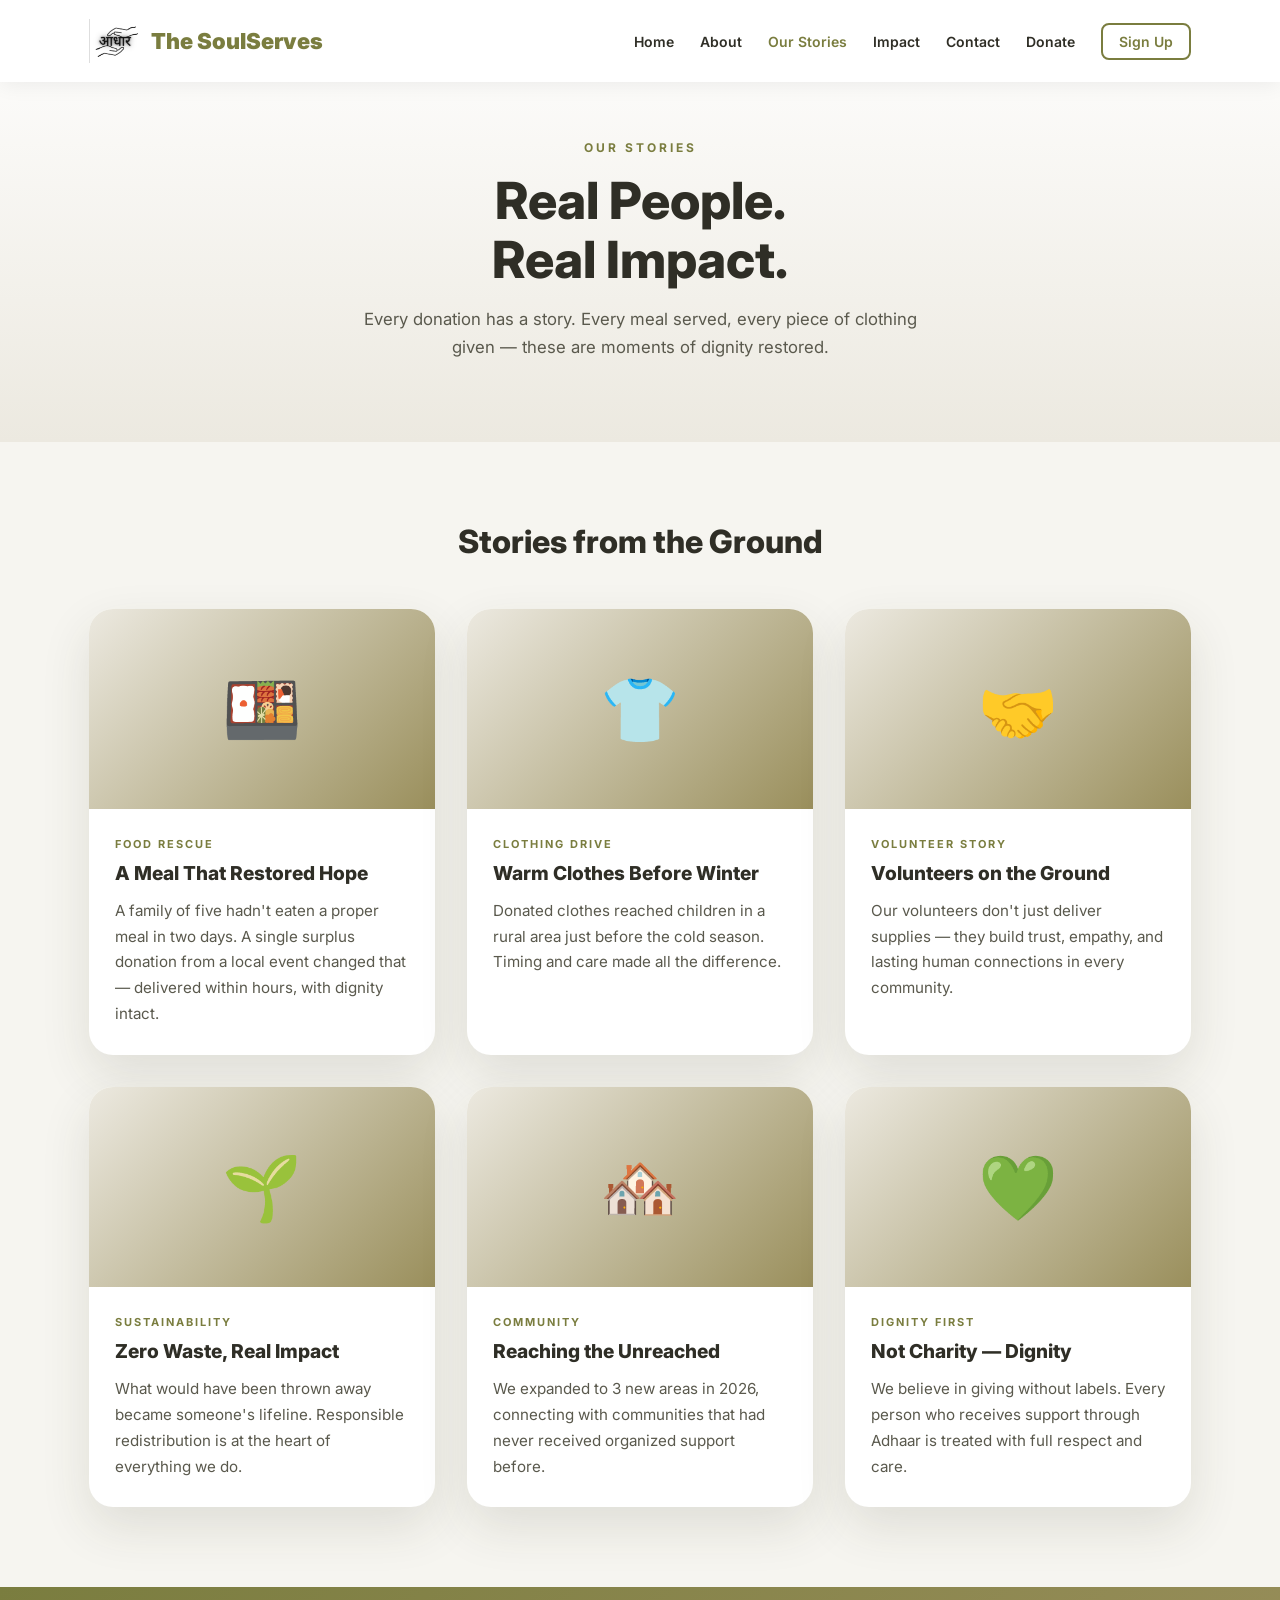
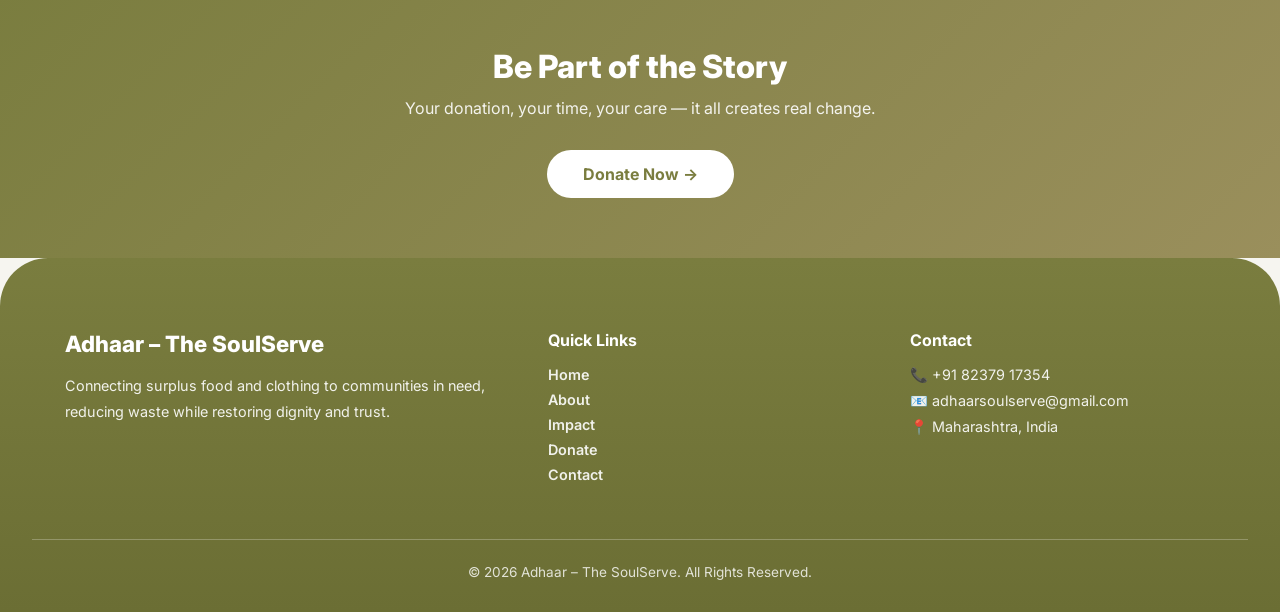
<file: activities.html>
<!DOCTYPE html>
<html lang="en">
<head>
<meta charset="UTF-8">
<title>Our Stories | Adhaar – The SoulServe</title>
<meta name="viewport" content="width=device-width, initial-scale=1.0">
<link rel="preconnect" href="https://fonts.googleapis.com">
<link href="https://fonts.googleapis.com/css2?family=Inter:wght@400;600;700;800;900&display=swap" rel="stylesheet">
<style>
:root{
  --accent:#7a7d3f;
  --accent2:#9a8f5c;
  --bg:#f6f5f0;
  --bg-soft:#ece9e0;
  --text:#2f2e26;
  --muted:#5a594d;
  --shadow:0 20px 50px rgba(60,55,35,.12);
}
*{margin:0;padding:0;box-sizing:border-box;font-family:'Inter',sans-serif}
body{background:var(--bg);color:var(--text);overflow-x:hidden}

/* HEADER */
header{
  position:fixed;top:0;width:100%;
  background:rgba(255,255,255,.92);backdrop-filter:blur(12px);
  box-shadow:0 2px 20px rgba(0,0,0,.07);z-index:999;
}
.nav-container{
  max-width:1150px;margin:auto;padding:0 24px;
  height:82px;display:flex;justify-content:space-between;align-items:center;
}
.logo-box{display:flex;align-items:center;gap:10px;text-decoration:none}
.logo-img{width:52px;height:52px;object-fit:contain}
.logo-text{font-size:22px;font-weight:900;color:var(--accent)}
.nav a{
  margin-left:22px;font-weight:600;color:var(--text);
  text-decoration:none;font-size:14px;transition:.2s;
}
.nav a:hover,.nav a.active{color:var(--accent)}
.btn-nav{
  border:2px solid var(--accent);padding:8px 16px;
  border-radius:8px;color:var(--accent)!important;
}
.btn-nav:hover{background:var(--accent);color:#fff!important}
.menu-icon{display:none;font-size:28px;color:var(--accent);cursor:pointer}
@media(max-width:850px){
  .menu-icon{display:block}
  .nav{display:none}
  .nav.show{
    display:flex;position:fixed;top:82px;right:0;
    width:230px;height:100vh;flex-direction:column;
    padding:24px;background:rgba(255,255,255,.97);
    border-left:3px solid var(--accent);
    box-shadow:-4px 0 20px rgba(0,0,0,.12);gap:4px;
  }
  .nav a{margin-left:0;padding:10px 0}
}

/* HERO */
.stories-hero{
  padding:140px 24px 80px;
  text-align:center;
  background:linear-gradient(180deg,#fff,var(--bg-soft));
}
.stories-hero .eyebrow{
  font-size:12px;letter-spacing:3px;font-weight:700;
  color:var(--accent);margin-bottom:16px;display:block;
}
.stories-hero h1{
  font-size:clamp(2rem,5vw,3.2rem);font-weight:800;
  color:var(--text);margin-bottom:16px;line-height:1.15;
}
.stories-hero p{
  max-width:600px;margin:auto;color:var(--muted);
  font-size:1.05rem;line-height:1.7;
}

/* STORIES GRID */
.stories-section{
  padding:80px 24px;
  max-width:1150px;margin:auto;
}
.stories-section h2{
  font-size:2rem;font-weight:800;margin-bottom:48px;
  text-align:center;color:var(--text);
}
.stories-grid{
  display:grid;
  grid-template-columns:repeat(auto-fit,minmax(300px,1fr));
  gap:32px;
}
.story-card{
  background:#fff;border-radius:24px;overflow:hidden;
  box-shadow:var(--shadow);transition:.35s ease;
}
.story-card:hover{transform:translateY(-8px);box-shadow:0 30px 70px rgba(60,55,35,.18)}
.story-card-img{
  width:100%;height:200px;object-fit:cover;
  background:linear-gradient(135deg,var(--bg-soft),var(--accent2));
  display:flex;align-items:center;justify-content:center;
  font-size:64px;
}
.story-card-body{padding:28px 26px}
.story-card-tag{
  font-size:11px;font-weight:700;letter-spacing:2px;
  color:var(--accent);text-transform:uppercase;margin-bottom:10px;display:block;
}
.story-card-body h3{
  font-size:1.2rem;font-weight:800;color:var(--text);
  margin-bottom:12px;line-height:1.3;
}
.story-card-body p{
  font-size:.95rem;color:var(--muted);line-height:1.7;
}

/* IMPACT STRIP */
.impact-strip{
  background:linear-gradient(135deg,var(--accent),var(--accent2));
  padding:60px 24px;text-align:center;color:#fff;
  margin:0;
}
.impact-strip h2{font-size:2rem;font-weight:800;margin-bottom:12px}
.impact-strip p{font-size:1rem;opacity:.9;max-width:500px;margin:0 auto 32px}
.impact-strip a{
  display:inline-block;padding:14px 36px;border-radius:50px;
  background:#fff;color:var(--accent);font-weight:700;
  text-decoration:none;transition:.3s;
}
.impact-strip a:hover{transform:translateY(-2px);box-shadow:0 12px 30px rgba(0,0,0,.2)}

/* FOOTER */
.footer{
  background:linear-gradient(180deg,#7a7d3f,#6b6e34);
  color:#fff;padding:4.5rem 2rem 2rem;
  border-top-left-radius:48px;border-top-right-radius:48px;
}
.footer-container{
  max-width:1150px;margin:auto;
  display:grid;grid-template-columns:1.4fr 1fr 1fr;gap:3.5rem;
}
.footer-about h3{font-size:1.4rem;font-weight:800;margin-bottom:1rem}
.footer-about p{font-size:.9rem;line-height:1.8;color:rgba(255,255,255,.9)}
.footer-links h4,.footer-contact h4{font-size:1rem;font-weight:700;margin-bottom:1rem}
.footer-links{display:flex;flex-direction:column}
.footer-links a{
  text-decoration:none;font-size:.9rem;font-weight:600;
  color:rgba(255,255,255,.9);margin-bottom:.5rem;transition:.3s;
}
.footer-links a:hover{opacity:.75}
.footer-contact p{font-size:.9rem;margin-bottom:.5rem;color:rgba(255,255,255,.9)}
.footer-bottom{
  margin-top:3rem;padding-top:1.5rem;text-align:center;
  font-size:.85rem;color:rgba(255,255,255,.8);
  border-top:1px solid rgba(255,255,255,.25);
}
@media(max-width:900px){
  .footer-container{grid-template-columns:1fr 1fr}
  .footer-about{grid-column:1/-1;text-align:center}
}
@media(max-width:520px){
  .footer-container{grid-template-columns:1fr;text-align:center}
}

/* REVEAL */
.reveal{opacity:0;transform:translateY(36px);transition:.7s ease}
.reveal.show{opacity:1;transform:none}
</style>
</head>
<body>

<header>
  <div class="nav-container">
    <a href="index.html" class="logo-box">
      <img src="logo.jpg" class="logo-img" alt="Logo">
      <div class="logo-text">The SoulServes</div>
    </a>
    <nav class="nav" id="mobileMenu">
      <a href="index.html">Home</a>
      <a href="about.html">About</a>
      <a href="activities.html" class="active">Our Stories</a>
      <a href="impact.html">Impact</a>
      <a href="contact.html">Contact</a>
      <a href="donate.html">Donate</a>
      <a href="register.php" class="btn-nav">Sign Up</a>
    </nav>
    <div class="menu-icon" id="menuToggle">☰</div>
  </div>
</header>

<!-- HERO -->
<section class="stories-hero">
  <span class="eyebrow">OUR STORIES</span>
  <h1>Real People.<br>Real Impact.</h1>
  <p>
    Every donation has a story. Every meal served, every piece of clothing
    given — these are moments of dignity restored.
  </p>
</section>

<!-- STORIES GRID -->
<section class="stories-section">
  <h2>Stories from the Ground</h2>
  <div class="stories-grid">

    <div class="story-card reveal">
      <div class="story-card-img">🍱</div>
      <div class="story-card-body">
        <span class="story-card-tag">Food Rescue</span>
        <h3>A Meal That Restored Hope</h3>
        <p>
          A family of five hadn't eaten a proper meal in two days.
          A single surplus donation from a local event changed that —
          delivered within hours, with dignity intact.
        </p>
      </div>
    </div>

    <div class="story-card reveal">
      <div class="story-card-img">👕</div>
      <div class="story-card-body">
        <span class="story-card-tag">Clothing Drive</span>
        <h3>Warm Clothes Before Winter</h3>
        <p>
          Donated clothes reached children in a rural area just before
          the cold season. Timing and care made all the difference.
        </p>
      </div>
    </div>

    <div class="story-card reveal">
      <div class="story-card-img">🤝</div>
      <div class="story-card-body">
        <span class="story-card-tag">Volunteer Story</span>
        <h3>Volunteers on the Ground</h3>
        <p>
          Our volunteers don't just deliver supplies — they build trust,
          empathy, and lasting human connections in every community.
        </p>
      </div>
    </div>

    <div class="story-card reveal">
      <div class="story-card-img">🌱</div>
      <div class="story-card-body">
        <span class="story-card-tag">Sustainability</span>
        <h3>Zero Waste, Real Impact</h3>
        <p>
          What would have been thrown away became someone's lifeline.
          Responsible redistribution is at the heart of everything we do.
        </p>
      </div>
    </div>

    <div class="story-card reveal">
      <div class="story-card-img">🏘️</div>
      <div class="story-card-body">
        <span class="story-card-tag">Community</span>
        <h3>Reaching the Unreached</h3>
        <p>
          We expanded to 3 new areas in 2026, connecting with communities
          that had never received organized support before.
        </p>
      </div>
    </div>

    <div class="story-card reveal">
      <div class="story-card-img">💚</div>
      <div class="story-card-body">
        <span class="story-card-tag">Dignity First</span>
        <h3>Not Charity — Dignity</h3>
        <p>
          We believe in giving without labels. Every person who receives
          support through Adhaar is treated with full respect and care.
        </p>
      </div>
    </div>

  </div>
</section>

<!-- IMPACT STRIP -->
<div class="impact-strip">
  <h2>Be Part of the Story</h2>
  <p>Your donation, your time, your care — it all creates real change.</p>
  <a href="donate.html">Donate Now →</a>
</div>

<!-- FOOTER -->
<footer class="footer">
  <div class="footer-container">
    <div class="footer-about">
      <h3>Adhaar – The SoulServe</h3>
      <p>Connecting surplus food and clothing to communities in need, reducing waste while restoring dignity and trust.</p>
    </div>
    <div class="footer-links">
      <h4>Quick Links</h4>
      <a href="index.html">Home</a>
      <a href="about.html">About</a>
      <a href="impact.html">Impact</a>
      <a href="donate.html">Donate</a>
      <a href="contact.html">Contact</a>
    </div>
    <div class="footer-contact">
      <h4>Contact</h4>
      <p>📞 +91 82379 17354</p>
      <p>📧 adhaarsoulserve@gmail.com</p>
      <p>📍 Maharashtra, India</p>
    </div>
  </div>
  <p class="footer-bottom">© 2026 Adhaar – The SoulServe. All Rights Reserved.</p>
</footer>

<script>
// Mobile menu
document.getElementById('menuToggle').addEventListener('click', () => {
  document.getElementById('mobileMenu').classList.toggle('show');
});

// Reveal on scroll
const observer = new IntersectionObserver(entries => {
  entries.forEach(e => { if(e.isIntersecting) e.target.classList.add('show'); });
}, { threshold: 0.15 });
document.querySelectorAll('.reveal').forEach(el => observer.observe(el));
</script>
</body>
</html>
</file>
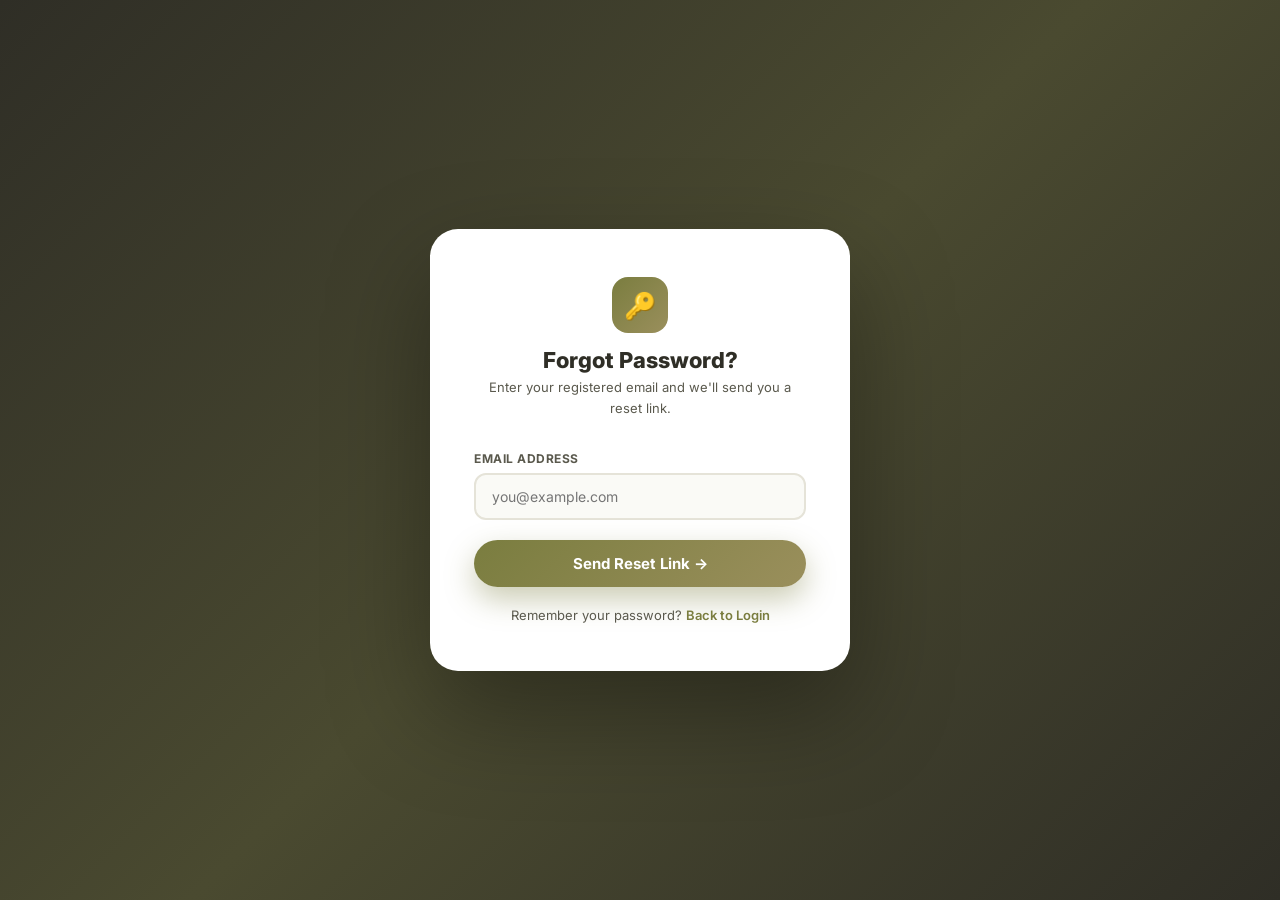
<file: forgot.html>
<!DOCTYPE html>
<html lang="en">
<head>
  <meta charset="UTF-8">
  <title>Forgot Password | Adhaar</title>
  <meta name="viewport" content="width=device-width, initial-scale=1.0">
  <link rel="preconnect" href="https://fonts.googleapis.com">
  <link href="https://fonts.googleapis.com/css2?family=Inter:wght@400;500;600;700;800&display=swap" rel="stylesheet">
  <style>
  :root{--accent:#7a7d3f;--accent2:#9a8f5c;--text:#2f2e26;--muted:#5a594d}
  *{margin:0;padding:0;box-sizing:border-box;font-family:'Inter',sans-serif}
  body{
    min-height:100vh;
    background:linear-gradient(135deg,#2f2e26,#4a4a30,#2f2e26);
    display:flex;align-items:center;justify-content:center;padding:20px;
  }
  .card{
    background:#fff;width:100%;max-width:420px;
    padding:48px 44px;border-radius:28px;
    box-shadow:0 40px 100px rgba(0,0,0,.35);
    animation:fadeUp .5s ease;
  }
  @keyframes fadeUp{from{opacity:0;transform:translateY(24px)}to{opacity:1;transform:none}}
  .brand{text-align:center;margin-bottom:32px}
  .brand-icon{
    width:56px;height:56px;border-radius:16px;
    background:linear-gradient(135deg,var(--accent),var(--accent2));
    display:flex;align-items:center;justify-content:center;
    font-size:26px;margin:0 auto 14px;
  }
  .brand h1{font-size:22px;font-weight:800;color:var(--text)}
  .brand p{font-size:13px;color:var(--muted);margin-top:4px;line-height:1.6}
  .field{margin-bottom:20px}
  .field label{display:block;font-size:12px;font-weight:700;color:var(--muted);margin-bottom:7px;text-transform:uppercase;letter-spacing:.5px}
  .field input{
    width:100%;padding:13px 16px;
    border:2px solid #e5e3d8;border-radius:12px;
    font-size:14px;color:var(--text);background:#fafaf6;
    transition:.25s ease;outline:none;
  }
  .field input:focus{border-color:var(--accent);background:#fff}
  .btn{
    width:100%;padding:14px;border:none;border-radius:50px;
    background:linear-gradient(135deg,var(--accent),var(--accent2));
    color:#fff;font-size:15px;font-weight:700;cursor:pointer;
    box-shadow:0 12px 30px rgba(122,125,63,.4);transition:.3s ease;
  }
  .btn:hover{transform:translateY(-2px);box-shadow:0 18px 40px rgba(122,125,63,.55)}
  .switch{text-align:center;margin-top:20px;font-size:13px;color:var(--muted)}
  .switch a{color:var(--accent);font-weight:600;text-decoration:none}
  .success-msg{background:#d1fae5;color:#065f46;padding:12px 14px;border-radius:10px;font-size:13px;margin-bottom:18px;text-align:center;font-weight:600}
  </style>
</head>
<body>

<div class="card">
  <div class="brand">
    <div class="brand-icon">🔑</div>
    <h1>Forgot Password?</h1>
    <p>Enter your registered email and we'll send you a reset link.</p>
  </div>

  <script>
    if(new URLSearchParams(location.search).get('sent'))
      document.write('<div class="success-msg">✅ Reset link sent! Check your email.</div>');
  </script>

  <form action="forgot.php" method="POST">
    <div class="field">
      <label>Email Address</label>
      <input type="email" name="email" placeholder="you@example.com" required>
    </div>
    <button class="btn" type="submit">Send Reset Link →</button>
  </form>

  <p class="switch">
    Remember your password? <a href="login.html">Back to Login</a>
  </p>
</div>

</body>
</html>
</file>
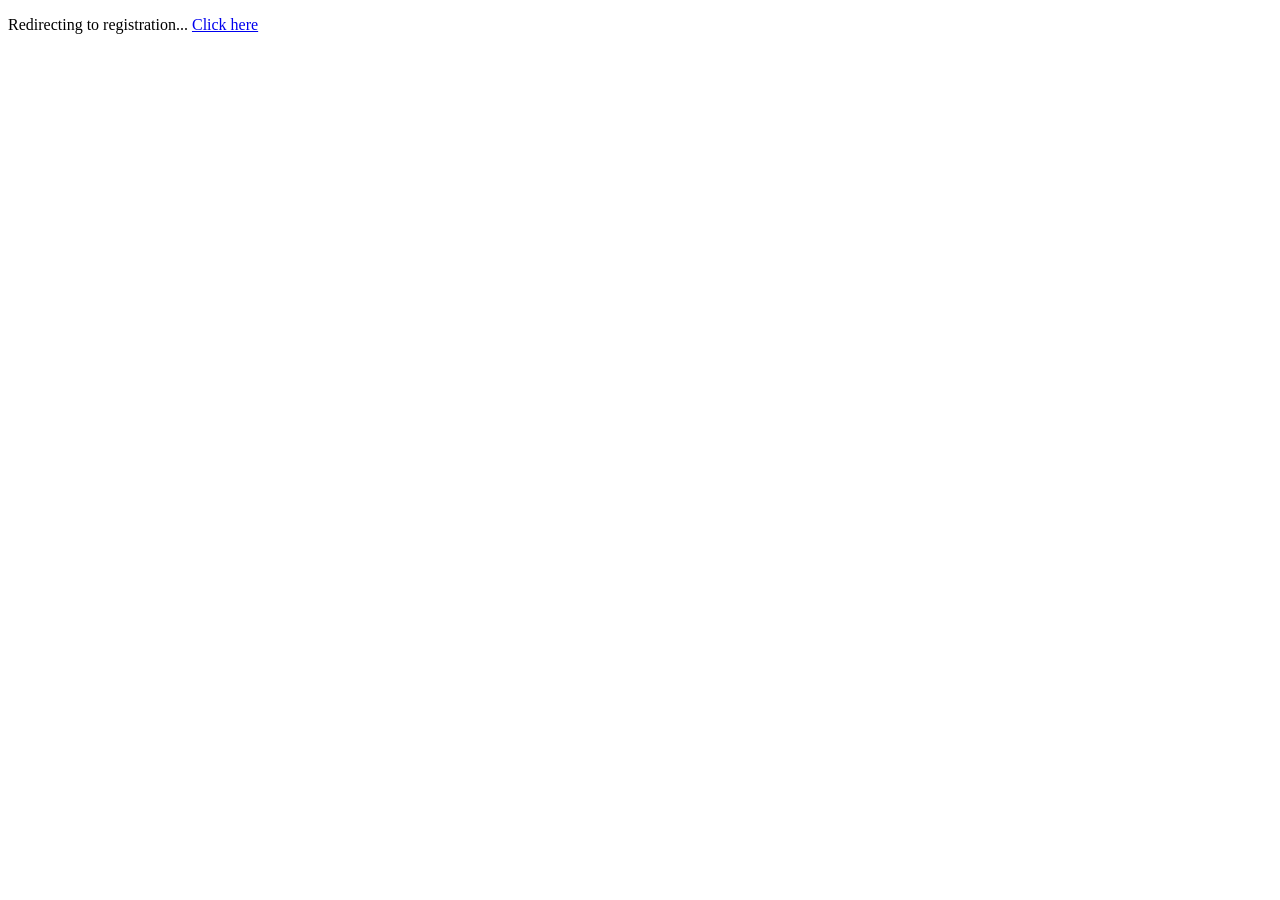
<file: register.html>
<!DOCTYPE html>
<html lang="en">
<head>
  <meta charset="UTF-8">
  <title>Register | Adhaar</title>
  <meta name="viewport" content="width=device-width, initial-scale=1.0">
  <meta http-equiv="refresh" content="0;url=register.php">
</head>
<body>
  <p>Redirecting to registration... <a href="register.php">Click here</a></p>
</body>
</html>
</file>
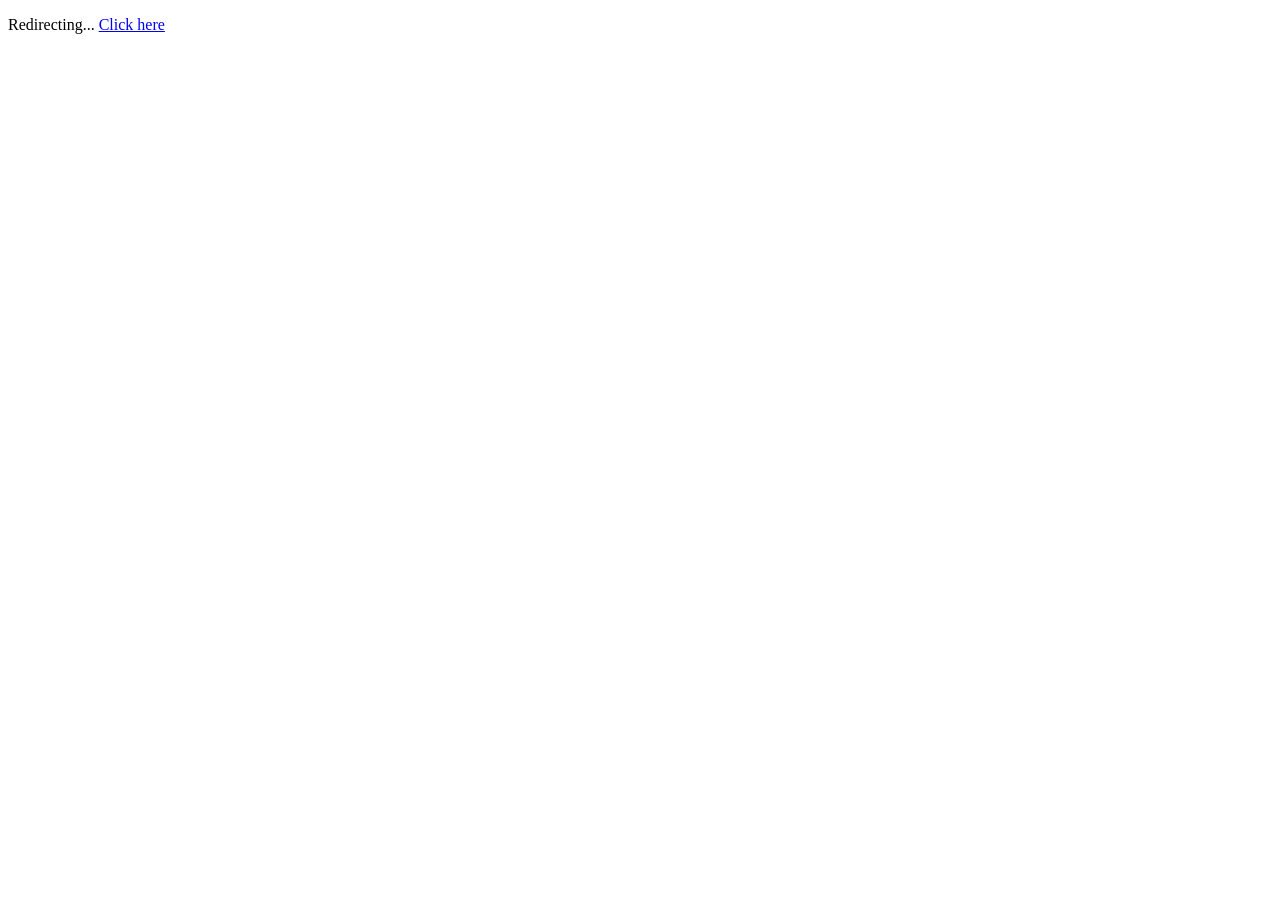
<file: track.html>
<!DOCTYPE html>
<html lang="en">
<head>
  <meta charset="UTF-8">
  <title>Track Donation | Adhaar</title>
  <meta name="viewport" content="width=device-width, initial-scale=1.0">
  <meta http-equiv="refresh" content="0;url=track.php">
</head>
<body>
  <p>Redirecting... <a href="track.php">Click here</a></p>
</body>
</html>
</file>
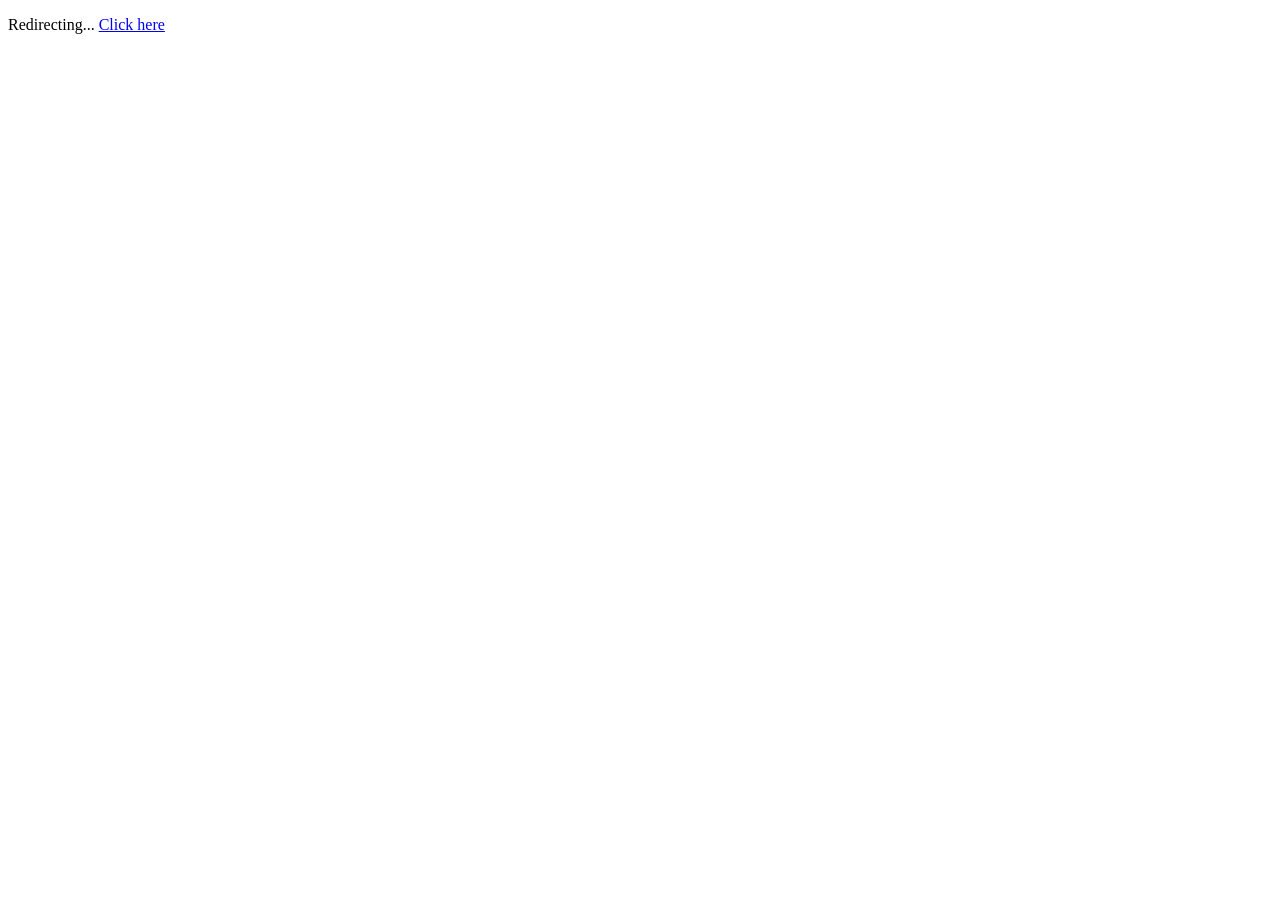
<file: verify_otp.html>
<!DOCTYPE html>
<html lang="en">
<head>
  <meta charset="UTF-8">
  <title>Verify OTP | Adhaar</title>
  <meta name="viewport" content="width=device-width, initial-scale=1.0">
  <meta http-equiv="refresh" content="0;url=verify_otp.php">
</head>
<body>
  <p>Redirecting... <a href="verify_otp.php">Click here</a></p>
</body>
</html>
</file>
